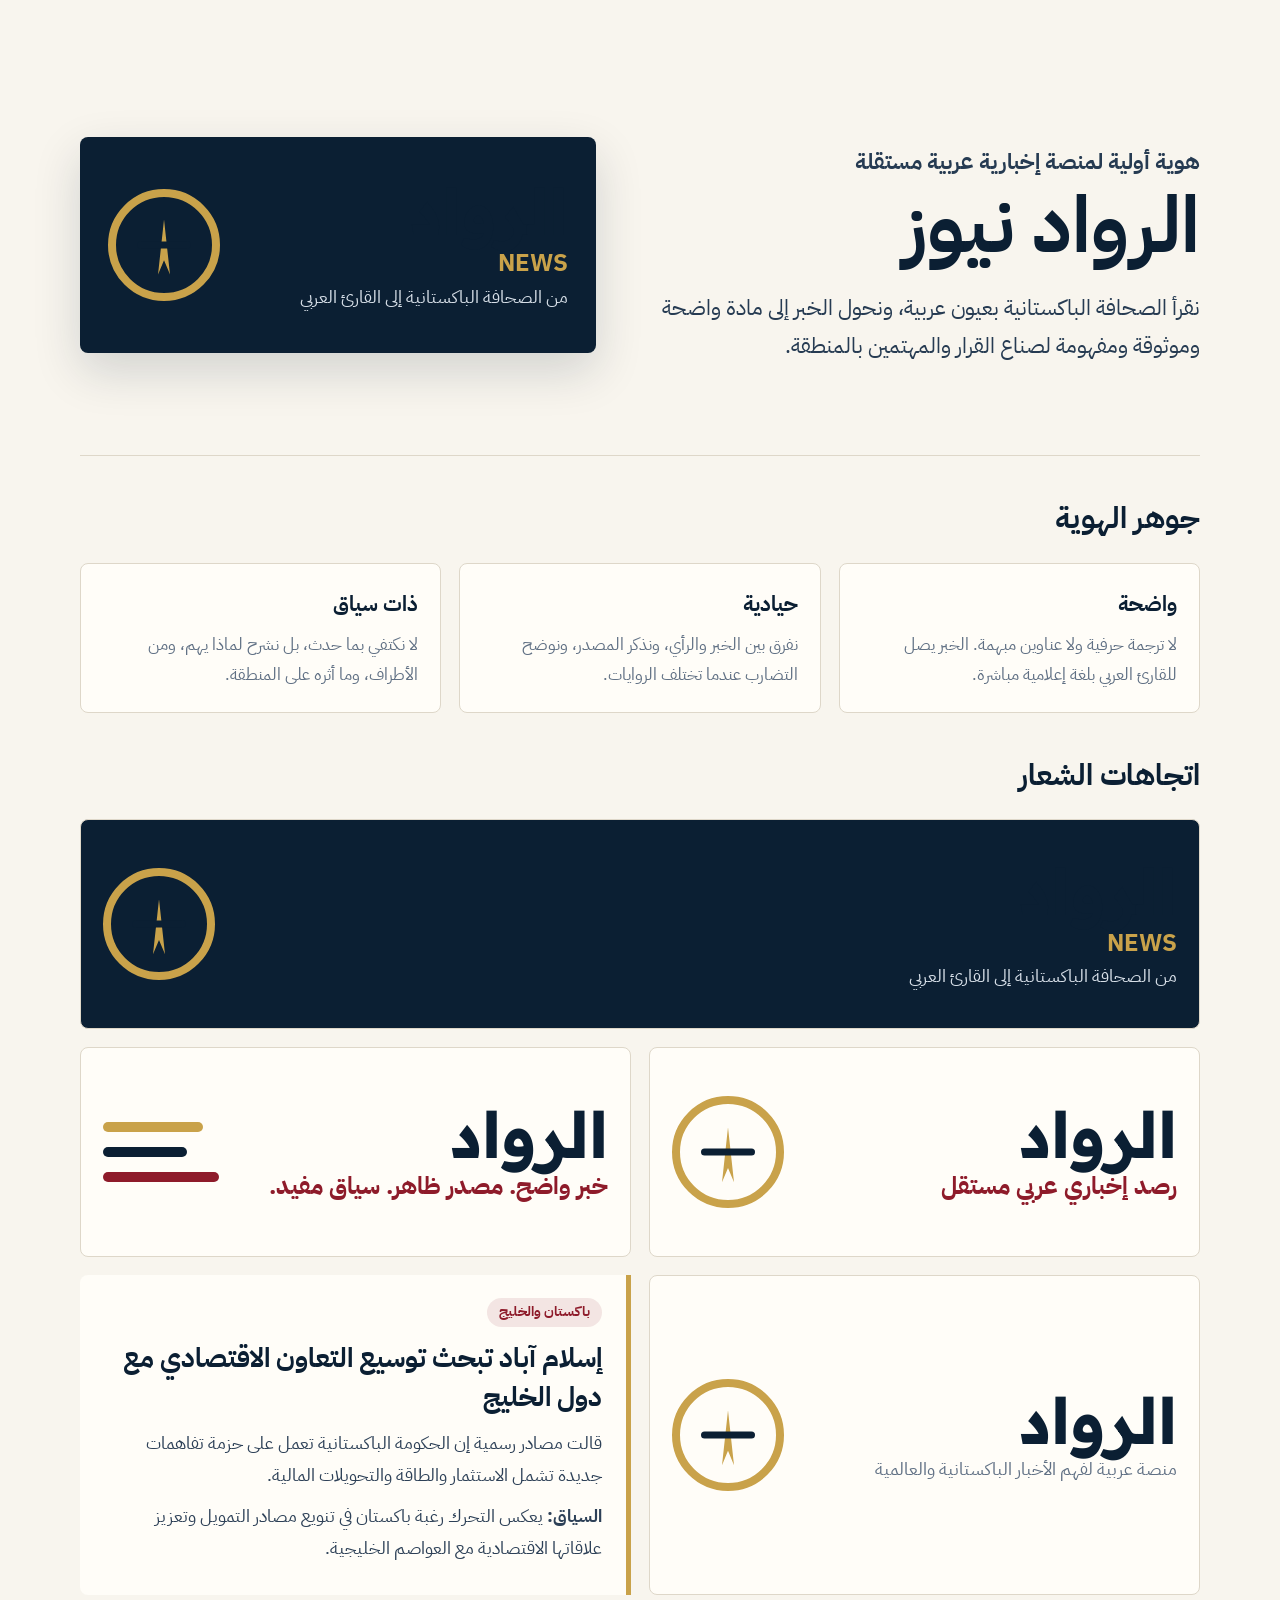
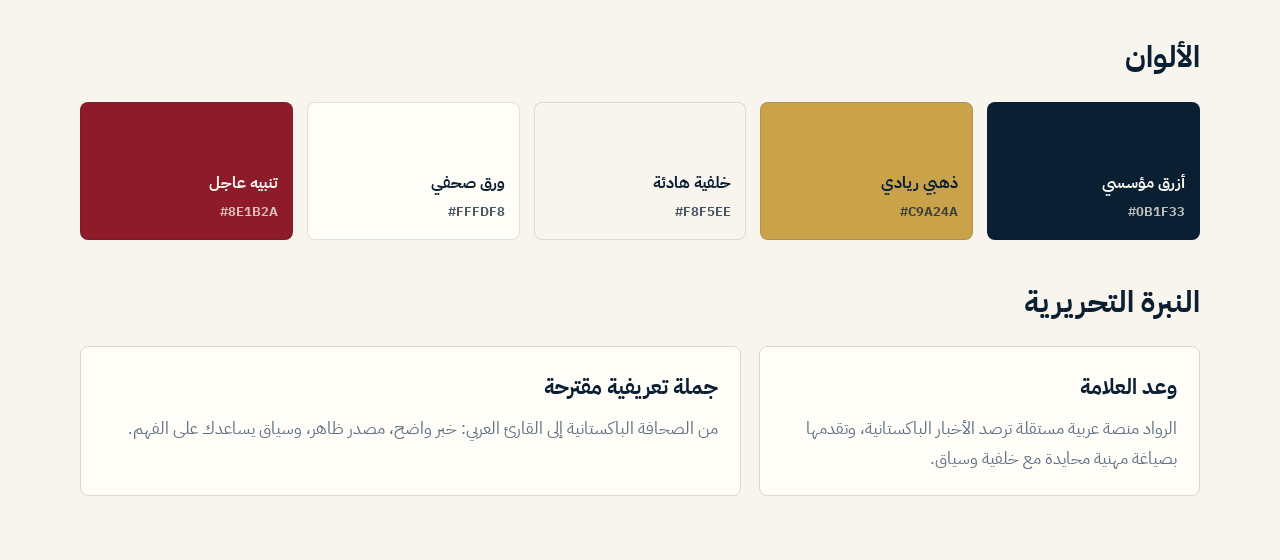
<file: brand-board.html>
<!doctype html>
<html lang="ar" dir="rtl">
<head>
  <meta charset="utf-8">
  <meta name="viewport" content="width=device-width, initial-scale=1">
  <title>هوية الرواد نيوز</title>
  <style>
    @import url("https://fonts.googleapis.com/css2?family=IBM+Plex+Sans+Arabic:wght@400;500;600;700;800&family=Readex+Pro:wght@500;600;700&display=swap");

    :root {
      --ink: #0b1f33;
      --gold: #c9a24a;
      --cream: #f8f5ee;
      --paper: #fffdf8;
      --red: #8e1b2a;
      --muted: #607084;
      --line: #ded7c9;
    }

    * { box-sizing: border-box; }

    body {
      margin: 0;
      background: var(--cream);
      color: var(--ink);
      font-family: "IBM Plex Sans Arabic", "Cairo", Tahoma, Arial, sans-serif;
      line-height: 1.75;
      overflow-x: hidden;
    }

    main {
      width: min(1120px, calc(100% - 32px));
      margin: 0 auto;
      padding: 36px 0 64px;
    }

    .hero {
      min-height: 420px;
      display: grid;
      grid-template-columns: 1.05fr .95fr;
      gap: 34px;
      align-items: center;
      border-bottom: 1px solid var(--line);
      padding-bottom: 38px;
    }

    .kicker {
      color: var(--red);
      font-weight: 800;
      margin: 0 0 12px;
    }

    h1 {
      margin: 0;
      font-size: clamp(46px, 6.2vw, 78px);
      line-height: 1.12;
      font-weight: 800;
      letter-spacing: 0;
    }

    .hero p {
      max-width: 680px;
      margin: 20px 0 0;
      font-size: 22px;
      color: #263b52;
    }

    .logo-card {
      background: var(--ink);
      border-radius: 8px;
      padding: 28px;
      box-shadow: 0 18px 48px rgba(11, 31, 51, .16);
    }

    section {
      padding: 36px 0 0;
    }

    h2 {
      margin: 0 0 18px;
      font-size: 30px;
      font-weight: 800;
    }

    .grid {
      display: grid;
      grid-template-columns: repeat(3, minmax(0, 1fr));
      gap: 18px;
    }

    .panel {
      background: var(--paper);
      border: 1px solid var(--line);
      border-radius: 8px;
      padding: 22px;
    }

    .panel h3 {
      margin: 0 0 8px;
      font-size: 21px;
    }

    .panel p {
      margin: 0;
      color: var(--muted);
      font-size: 17px;
    }

    .logo-stack {
      display: grid;
      gap: 18px;
    }

    .logos {
      display: grid;
      grid-template-columns: 1fr 1fr;
      gap: 18px;
      align-items: stretch;
    }

    .logo-preview {
      min-height: 210px;
      display: grid;
      place-items: center;
      background: var(--paper);
      border: 1px solid var(--line);
      border-radius: 8px;
      padding: 22px;
      overflow: hidden;
    }

    .logo-preview.dark-preview {
      background: var(--ink);
    }

    .brand-logo {
      width: 100%;
      min-height: 160px;
      display: grid;
      grid-template-columns: 132px minmax(0, 1fr);
      gap: 34px;
      align-items: center;
      direction: ltr;
    }

    .brand-logo.compact {
      min-height: 128px;
      gap: 24px;
    }

    .brand-logo.wordmark {
      grid-template-columns: 140px 1fr;
    }

    .mark {
      width: 112px;
      height: 112px;
      border: 8px solid var(--gold);
      border-radius: 50%;
      position: relative;
      flex: 0 0 auto;
    }

    .mark::before {
      content: "";
      position: absolute;
      inset: 23px 42px 18px;
      background: var(--gold);
      clip-path: polygon(50% 0, 100% 100%, 50% 74%, 0 100%);
    }

    .mark::after {
      content: "";
      position: absolute;
      left: 21px;
      right: 21px;
      top: 50%;
      height: 7px;
      background: currentColor;
      border-radius: 999px;
      transform: translateY(-50%);
    }

    .mark.lines {
      border: 0;
      border-radius: 0;
      height: 90px;
      width: 126px;
    }

    .mark.lines::before,
    .mark.lines::after {
      display: none;
    }

    .mark.lines span {
      display: block;
      height: 10px;
      border-radius: 999px;
      margin: 15px 0;
    }

    .mark.lines span:nth-child(1) { width: 100px; background: var(--gold); }
    .mark.lines span:nth-child(2) { width: 84px; background: var(--ink); }
    .mark.lines span:nth-child(3) { width: 116px; background: var(--red); }

    .brand-text {
      direction: rtl;
      text-align: right;
      min-width: 0;
    }

    .brand-name {
      font-family: "Readex Pro", "IBM Plex Sans Arabic", Tahoma, sans-serif;
      font-size: clamp(54px, 7vw, 88px);
      line-height: 1;
      font-weight: 700;
      letter-spacing: 0;
      white-space: nowrap;
    }

    .logo-card .brand-name,
    .logo-stack > .logo-preview .brand-name {
      font-size: clamp(50px, 5vw, 72px);
    }

    .brand-logo.compact .brand-name {
      font-size: clamp(42px, 5vw, 66px);
    }

    .brand-kicker {
      color: var(--gold);
      font-size: 24px;
      font-weight: 800;
      line-height: 1.35;
      margin-top: 4px;
    }

    .brand-line {
      color: #d7dfe8;
      font-size: 18px;
      line-height: 1.45;
      margin-top: 4px;
    }

    .light-logo .brand-name { color: var(--ink); }
    .light-logo .brand-line { color: var(--muted); }
    .light-logo .brand-kicker { color: var(--red); }

    .swatches {
      display: grid;
      grid-template-columns: repeat(5, minmax(0, 1fr));
      gap: 14px;
    }

    .swatch {
      min-height: 138px;
      border-radius: 8px;
      padding: 14px;
      display: flex;
      flex-direction: column;
      justify-content: flex-end;
      border: 1px solid rgba(11, 31, 51, .12);
      font-weight: 800;
    }

    .swatch small {
      display: block;
      margin-top: 4px;
      opacity: .74;
      direction: ltr;
      text-align: right;
      font-weight: 700;
    }

    .dark { color: var(--cream); }
    .ink { background: var(--ink); }
    .gold { background: var(--gold); }
    .cream { background: var(--cream); }
    .paper { background: var(--paper); }
    .red { background: var(--red); }

    .voice {
      display: grid;
      grid-template-columns: .8fr 1.2fr;
      gap: 18px;
    }

    .sample {
      background: var(--paper);
      border-right: 5px solid var(--gold);
      padding: 22px 24px;
      border-radius: 8px 0 0 8px;
    }

    .sample .tag {
      display: inline-block;
      background: rgba(142, 27, 42, .1);
      color: var(--red);
      border-radius: 999px;
      padding: 2px 12px;
      font-weight: 800;
      font-size: 14px;
      margin-bottom: 12px;
    }

    .sample h3 {
      margin: 0 0 10px;
      font-size: 27px;
      line-height: 1.45;
    }

    .sample p {
      margin: 0 0 10px;
      color: #2d4057;
      font-size: 18px;
    }

    @media (max-width: 820px) {
      .hero,
      .voice,
      .logos,
      .grid,
      .swatches {
        grid-template-columns: 1fr;
      }

      .swatch { min-height: 100px; }
    }
  </style>
</head>
<body>
  <main>
    <section class="hero">
      <div>
        <p class="kicker">هوية أولية لمنصة إخبارية عربية مستقلة</p>
        <h1>الرواد نيوز</h1>
        <p>نقرأ الصحافة الباكستانية بعيون عربية، ونحول الخبر إلى مادة واضحة وموثوقة ومفهومة لصناع القرار والمهتمين بالمنطقة.</p>
      </div>
      <div class="logo-card">
        <div class="brand-logo">
          <div class="mark" aria-hidden="true"></div>
          <div class="brand-text">
            <div class="brand-name">الرواد</div>
            <div class="brand-kicker">NEWS</div>
            <div class="brand-line">من الصحافة الباكستانية إلى القارئ العربي</div>
          </div>
        </div>
      </div>
    </section>

    <section>
      <h2>جوهر الهوية</h2>
      <div class="grid">
        <article class="panel">
          <h3>واضحة</h3>
          <p>لا ترجمة حرفية ولا عناوين مبهمة. الخبر يصل للقارئ العربي بلغة إعلامية مباشرة.</p>
        </article>
        <article class="panel">
          <h3>حيادية</h3>
          <p>نفرق بين الخبر والرأي، ونذكر المصدر، ونوضح التضارب عندما تختلف الروايات.</p>
        </article>
        <article class="panel">
          <h3>ذات سياق</h3>
          <p>لا نكتفي بما حدث، بل نشرح لماذا يهم، ومن الأطراف، وما أثره على المنطقة.</p>
        </article>
      </div>
    </section>

    <section>
      <h2>اتجاهات الشعار</h2>
      <div class="logo-stack">
        <div class="logo-preview dark-preview">
          <div class="brand-logo">
            <div class="mark" aria-hidden="true"></div>
            <div class="brand-text">
              <div class="brand-name">الرواد</div>
              <div class="brand-kicker">NEWS</div>
              <div class="brand-line">من الصحافة الباكستانية إلى القارئ العربي</div>
            </div>
          </div>
        </div>
        <div class="logos">
          <div class="logo-preview">
            <div class="brand-logo compact light-logo">
              <div class="mark" aria-hidden="true"></div>
              <div class="brand-text">
                <div class="brand-name">الرواد</div>
                <div class="brand-kicker">رصد إخباري عربي مستقل</div>
              </div>
            </div>
          </div>
          <div class="logo-preview">
            <div class="brand-logo compact wordmark light-logo">
              <div class="mark lines" aria-hidden="true"><span></span><span></span><span></span></div>
              <div class="brand-text">
                <div class="brand-name">الرواد</div>
                <div class="brand-kicker">خبر واضح. مصدر ظاهر. سياق مفيد.</div>
              </div>
            </div>
          </div>
          <div class="logo-preview">
            <div class="brand-logo compact light-logo">
              <div class="mark" aria-hidden="true"></div>
              <div class="brand-text">
                <div class="brand-name">الرواد</div>
                <div class="brand-line">منصة عربية لفهم الأخبار الباكستانية والعالمية</div>
              </div>
            </div>
          </div>
          <div class="sample">
            <span class="tag">باكستان والخليج</span>
            <h3>إسلام آباد تبحث توسيع التعاون الاقتصادي مع دول الخليج</h3>
            <p>قالت مصادر رسمية إن الحكومة الباكستانية تعمل على حزمة تفاهمات جديدة تشمل الاستثمار والطاقة والتحويلات المالية.</p>
            <p><strong>السياق:</strong> يعكس التحرك رغبة باكستان في تنويع مصادر التمويل وتعزيز علاقاتها الاقتصادية مع العواصم الخليجية.</p>
          </div>
        </div>
      </div>
    </section>

    <section>
      <h2>الألوان</h2>
      <div class="swatches">
        <div class="swatch ink dark">أزرق مؤسسي<small>#0B1F33</small></div>
        <div class="swatch gold">ذهبي ريادي<small>#C9A24A</small></div>
        <div class="swatch cream">خلفية هادئة<small>#F8F5EE</small></div>
        <div class="swatch paper">ورق صحفي<small>#FFFDF8</small></div>
        <div class="swatch red dark">تنبيه عاجل<small>#8E1B2A</small></div>
      </div>
    </section>

    <section>
      <h2>النبرة التحريرية</h2>
      <div class="voice">
        <article class="panel">
          <h3>وعد العلامة</h3>
          <p>الرواد منصة عربية مستقلة ترصد الأخبار الباكستانية، وتقدمها بصياغة مهنية محايدة مع خلفية وسياق.</p>
        </article>
        <article class="panel">
          <h3>جملة تعريفية مقترحة</h3>
          <p>من الصحافة الباكستانية إلى القارئ العربي: خبر واضح، مصدر ظاهر، وسياق يساعدك على الفهم.</p>
        </article>
      </div>
    </section>
  </main>
</body>
</html>
</file>
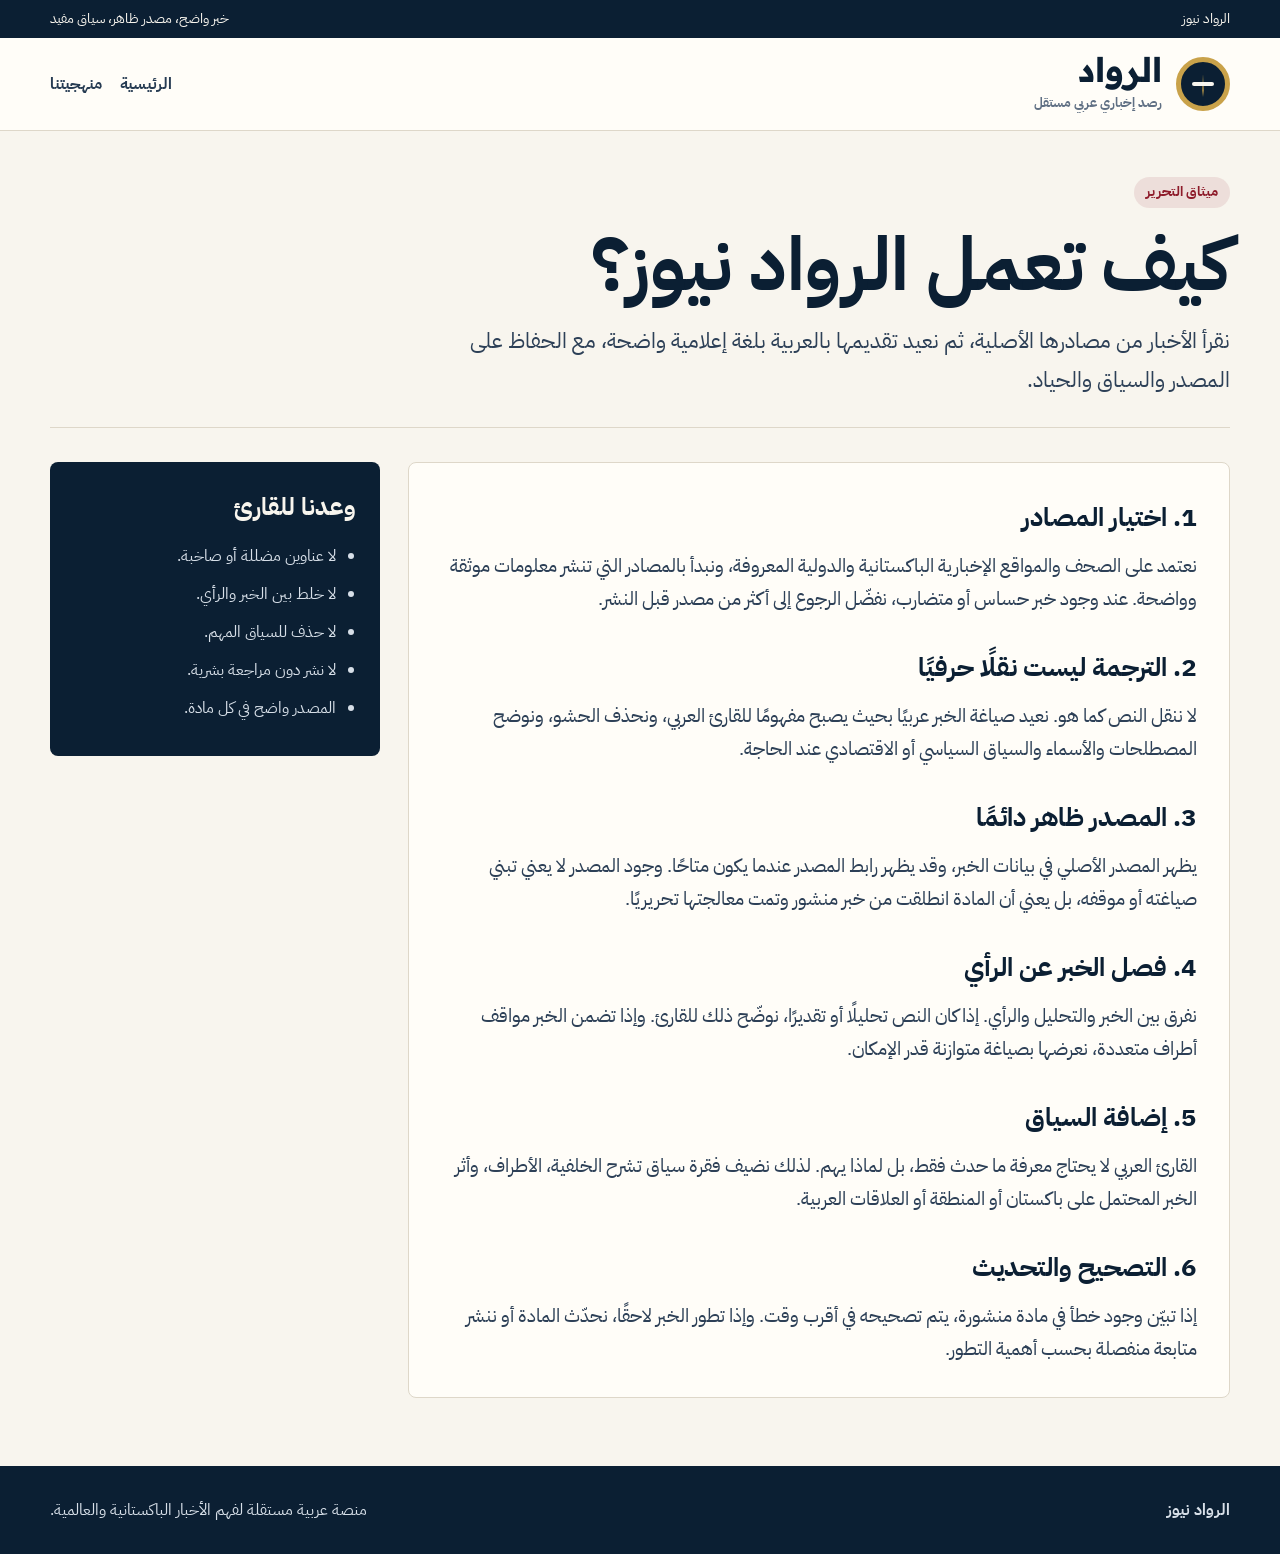
<file: methodology.html>
<!doctype html>
<html lang="ar" dir="rtl">
<head>
  <meta charset="utf-8">
  <meta name="viewport" content="width=device-width, initial-scale=1">
  <title>منهجيتنا | الرواد نيوز</title>
  <link rel="stylesheet" href="styles.css">
</head>
<body>
  <div class="topbar">
    <div class="topbar-inner">
      <span>الرواد نيوز</span>
      <span>خبر واضح، مصدر ظاهر، سياق مفيد</span>
    </div>
  </div>

  <header class="header">
    <div class="header-inner">
      <a class="brand" href="index.html">
        <span class="brand-mark" aria-hidden="true"></span>
        <span>
          <span class="brand-name">الرواد</span>
          <span class="brand-subtitle">رصد إخباري عربي مستقل</span>
        </span>
      </a>
      <nav class="nav">
        <a href="index.html">الرئيسية</a>
        <a href="methodology.html">منهجيتنا</a>
      </nav>
    </div>
  </header>

  <main class="site-shell">
    <section class="method-hero">
      <span class="eyebrow">ميثاق التحرير</span>
      <h1>كيف تعمل الرواد نيوز؟</h1>
      <p>نقرأ الأخبار من مصادرها الأصلية، ثم نعيد تقديمها بالعربية بلغة إعلامية واضحة، مع الحفاظ على المصدر والسياق والحياد.</p>
    </section>

    <section class="method-layout">
      <article class="method-content">
        <h2>1. اختيار المصادر</h2>
        <p>نعتمد على الصحف والمواقع الإخبارية الباكستانية والدولية المعروفة، ونبدأ بالمصادر التي تنشر معلومات موثقة وواضحة. عند وجود خبر حساس أو متضارب، نفضّل الرجوع إلى أكثر من مصدر قبل النشر.</p>

        <h2>2. الترجمة ليست نقلًا حرفيًا</h2>
        <p>لا ننقل النص كما هو. نعيد صياغة الخبر عربيًا بحيث يصبح مفهومًا للقارئ العربي، ونحذف الحشو، ونوضح المصطلحات والأسماء والسياق السياسي أو الاقتصادي عند الحاجة.</p>

        <h2>3. المصدر ظاهر دائمًا</h2>
        <p>يظهر المصدر الأصلي في بيانات الخبر، وقد يظهر رابط المصدر عندما يكون متاحًا. وجود المصدر لا يعني تبني صياغته أو موقفه، بل يعني أن المادة انطلقت من خبر منشور وتمت معالجتها تحريريًا.</p>

        <h2>4. فصل الخبر عن الرأي</h2>
        <p>نفرق بين الخبر والتحليل والرأي. إذا كان النص تحليلًا أو تقديرًا، نوضّح ذلك للقارئ. وإذا تضمن الخبر مواقف أطراف متعددة، نعرضها بصياغة متوازنة قدر الإمكان.</p>

        <h2>5. إضافة السياق</h2>
        <p>القارئ العربي لا يحتاج معرفة ما حدث فقط، بل لماذا يهم. لذلك نضيف فقرة سياق تشرح الخلفية، الأطراف، وأثر الخبر المحتمل على باكستان أو المنطقة أو العلاقات العربية.</p>

        <h2>6. التصحيح والتحديث</h2>
        <p>إذا تبيّن وجود خطأ في مادة منشورة، يتم تصحيحه في أقرب وقت. وإذا تطور الخبر لاحقًا، نحدّث المادة أو ننشر متابعة منفصلة بحسب أهمية التطور.</p>
      </article>

      <aside class="method-side">
        <h2>وعدنا للقارئ</h2>
        <ul>
          <li>لا عناوين مضللة أو صاخبة.</li>
          <li>لا خلط بين الخبر والرأي.</li>
          <li>لا حذف للسياق المهم.</li>
          <li>لا نشر دون مراجعة بشرية.</li>
          <li>المصدر واضح في كل مادة.</li>
        </ul>
      </aside>
    </section>
  </main>

  <footer class="footer">
    <div class="footer-inner">
      <strong>الرواد نيوز</strong>
      <span>منصة عربية مستقلة لفهم الأخبار الباكستانية والعالمية.</span>
    </div>
  </footer>
</body>
</html>
</file>
<file: styles.css>
@import url("https://fonts.googleapis.com/css2?family=IBM+Plex+Sans+Arabic:wght@400;500;600;700;800&family=Readex+Pro:wght@500;600;700&display=swap");

:root {
  --ink: #0b1f33;
  --gold: #c9a24a;
  --cream: #f8f5ee;
  --paper: #fffdf8;
  --red: #8e1b2a;
  --muted: #607084;
  --line: #ded7c9;
  --soft: #eee8db;
}

* { box-sizing: border-box; }

html { scroll-behavior: smooth; }

body {
  margin: 0;
  background: var(--cream);
  color: var(--ink);
  font-family: "IBM Plex Sans Arabic", "Cairo", Tahoma, Arial, sans-serif;
  line-height: 1.75;
  overflow-x: hidden;
}

a {
  color: inherit;
  text-decoration: none;
}

button,
input,
select,
textarea {
  font: inherit;
}

.site-shell {
  width: min(1180px, calc(100% - 32px));
  margin: 0 auto;
}

.topbar {
  background: var(--ink);
  color: var(--cream);
  font-size: 14px;
}

.topbar-inner {
  width: min(1180px, calc(100% - 32px));
  min-height: 38px;
  display: flex;
  align-items: center;
  justify-content: space-between;
  gap: 18px;
  margin: 0 auto;
}

.header {
  background: var(--paper);
  border-bottom: 1px solid var(--line);
}

.header-inner {
  width: min(1180px, calc(100% - 32px));
  min-height: 92px;
  display: flex;
  align-items: center;
  justify-content: space-between;
  gap: 22px;
  margin: 0 auto;
}

.brand {
  display: inline-flex;
  align-items: center;
  gap: 14px;
}

.brand-mark {
  width: 54px;
  height: 54px;
  border: 5px solid var(--gold);
  border-radius: 50%;
  position: relative;
  color: var(--cream);
  background: var(--ink);
}

.brand-mark::before {
  content: "";
  position: absolute;
  inset: 12px 21px 9px;
  background: var(--gold);
  clip-path: polygon(50% 0, 100% 100%, 50% 72%, 0 100%);
}

.brand-mark::after {
  content: "";
  position: absolute;
  left: 11px;
  right: 11px;
  top: 50%;
  height: 4px;
  border-radius: 999px;
  background: currentColor;
  transform: translateY(-50%);
}

.brand-name {
  display: block;
  font-family: "Readex Pro", "IBM Plex Sans Arabic", Tahoma, sans-serif;
  font-size: 34px;
  font-weight: 700;
  line-height: 1;
}

.brand-subtitle {
  display: block;
  color: var(--muted);
  font-size: 13px;
  font-weight: 700;
  margin-top: 5px;
}

.nav {
  display: flex;
  align-items: center;
  gap: 18px;
  color: #263b52;
  font-weight: 700;
}

.nav a:hover { color: var(--red); }

.button {
  border: 0;
  border-radius: 6px;
  background: var(--ink);
  color: var(--cream);
  cursor: pointer;
  display: inline-flex;
  align-items: center;
  justify-content: center;
  gap: 8px;
  min-height: 42px;
  padding: 0 18px;
  font-weight: 800;
}

.button.secondary {
  background: var(--gold);
  color: var(--ink);
}

.button.ghost {
  background: transparent;
  border: 1px solid var(--line);
  color: var(--ink);
}

.hidden {
  display: none !important;
}

.hero {
  display: grid;
  grid-template-columns: 1.25fr .75fr;
  gap: 28px;
  padding: 34px 0;
}

.lead-story {
  background: var(--paper);
  border: 1px solid var(--line);
  border-right: 6px solid var(--gold);
  border-radius: 8px;
  padding: 28px;
  min-height: 410px;
  display: flex;
  flex-direction: column;
  justify-content: space-between;
}

.eyebrow {
  display: inline-flex;
  width: fit-content;
  border-radius: 999px;
  background: rgba(142, 27, 42, .1);
  color: var(--red);
  padding: 3px 12px;
  font-size: 14px;
  font-weight: 800;
}

.lead-story h1 {
  margin: 18px 0 14px;
  font-size: clamp(36px, 5vw, 58px);
  line-height: 1.35;
  font-weight: 800;
}

.lead-story p {
  margin: 0;
  max-width: 800px;
  color: #2d4057;
  font-size: 20px;
}

.news-image {
  overflow: hidden;
  border-radius: 8px;
  background: var(--soft);
  position: relative;
}

.news-image img {
  width: 100%;
  height: 100%;
  display: block;
  object-fit: cover;
}

.news-image.lead {
  aspect-ratio: 16 / 7;
  margin-bottom: 22px;
}

.news-image.card {
  aspect-ratio: 16 / 10;
  margin: -18px -18px 14px;
  border-radius: 8px 8px 0 0;
}

.news-image.preview {
  aspect-ratio: 16 / 9;
  margin-bottom: 18px;
}

.news-image.article {
  aspect-ratio: 16 / 7;
  margin: -8px -8px 22px;
}

.news-image.fallback {
  display: grid;
  place-items: center;
  min-height: 180px;
  background:
    linear-gradient(135deg, rgba(11, 31, 51, .96), rgba(36, 63, 94, .94)),
    repeating-linear-gradient(45deg, rgba(201, 162, 74, .14) 0 1px, transparent 1px 12px);
  color: var(--cream);
}

.news-image.fallback span {
  color: var(--gold);
  font-family: "Readex Pro", "IBM Plex Sans Arabic", Tahoma, sans-serif;
  font-size: 22px;
  font-weight: 800;
}

.story-meta {
  display: flex;
  flex-wrap: wrap;
  gap: 10px;
  margin-top: 22px;
  color: var(--muted);
  font-size: 14px;
  font-weight: 700;
}

.side-panel {
  display: grid;
  gap: 14px;
}

.daily-brief,
.source-box,
.section-block,
.admin-panel {
  background: var(--paper);
  border: 1px solid var(--line);
  border-radius: 8px;
}

.daily-brief {
  padding: 22px;
}

.daily-brief h2,
.section-title,
.admin-panel h2 {
  margin: 0 0 14px;
  font-size: 25px;
  line-height: 1.35;
}

.brief-list {
  margin: 0;
  padding: 0;
  list-style: none;
  display: grid;
  gap: 13px;
}

.brief-list li {
  border-bottom: 1px solid var(--soft);
  padding-bottom: 13px;
  color: #2d4057;
  font-weight: 700;
}

.brief-list li:last-child {
  border-bottom: 0;
  padding-bottom: 0;
}

.source-box {
  padding: 20px;
}

.source-box strong {
  display: block;
  margin-bottom: 6px;
}

.source-box p {
  color: var(--muted);
  margin: 0;
}

.section-block {
  margin: 0 0 28px;
  padding: 24px;
}

.section-head {
  display: flex;
  align-items: end;
  justify-content: space-between;
  gap: 18px;
  border-bottom: 1px solid var(--line);
  padding-bottom: 16px;
  margin-bottom: 18px;
}

.section-head p {
  margin: 0;
  color: var(--muted);
}

.article-grid {
  display: grid;
  grid-template-columns: repeat(3, minmax(0, 1fr));
  gap: 18px;
}

.article-card {
  border: 1px solid var(--line);
  border-radius: 8px;
  padding: 18px;
  background: #fffefa;
}

.article-card h3 {
  margin: 10px 0 8px;
  font-size: 21px;
  line-height: 1.45;
}

.article-card p {
  margin: 0;
  color: var(--muted);
  font-size: 16px;
}

.tag-row {
  display: flex;
  flex-wrap: wrap;
  gap: 8px;
  margin-top: 14px;
}

.tag {
  border-radius: 999px;
  background: var(--soft);
  color: #334961;
  padding: 2px 10px;
  font-size: 13px;
  font-weight: 800;
}

.workflow {
  display: grid;
  grid-template-columns: repeat(4, minmax(0, 1fr));
  gap: 14px;
}

.workflow-step {
  background: var(--ink);
  color: var(--cream);
  border-radius: 8px;
  padding: 18px;
  min-height: 158px;
}

.workflow-step span {
  color: var(--gold);
  font-weight: 800;
}

.workflow-step h3 {
  margin: 8px 0;
}

.workflow-step p {
  margin: 0;
  color: #d7dfe8;
}

.admin-layout {
  display: grid;
  grid-template-columns: 1.05fr .95fr;
  gap: 20px;
  padding: 34px 0;
  align-items: start;
}

.login-card {
  width: min(520px, 100%);
  margin: 42px auto;
  background: var(--paper);
  border: 1px solid var(--line);
  border-radius: 8px;
  padding: 26px;
}

.login-card h1 {
  margin: 0 0 12px;
  font-size: 32px;
}

.login-note {
  color: var(--red);
  font-weight: 800;
  margin-top: 12px;
}

.admin-panel {
  padding: 24px;
}

.field-grid {
  display: grid;
  grid-template-columns: 1fr 1fr;
  gap: 14px;
}

.field {
  display: grid;
  gap: 6px;
  margin-bottom: 14px;
}

.field.full { grid-column: 1 / -1; }

.field label {
  font-weight: 800;
}

.field input,
.field select,
.field textarea {
  width: 100%;
  border: 1px solid var(--line);
  border-radius: 7px;
  background: #fffefa;
  color: var(--ink);
  padding: 11px 12px;
  outline: none;
}

.field textarea {
  min-height: 150px;
  resize: vertical;
}

.field input:focus,
.field select:focus,
.field textarea:focus {
  border-color: var(--gold);
  box-shadow: 0 0 0 3px rgba(201, 162, 74, .16);
}

.toolbar {
  display: flex;
  flex-wrap: wrap;
  gap: 10px;
  margin-top: 14px;
}

.preview-article {
  background: var(--paper);
  border: 1px solid var(--line);
  border-radius: 8px;
  padding: 26px;
  position: sticky;
  top: 18px;
}

.preview-article h1 {
  margin: 14px 0;
  font-size: 34px;
  line-height: 1.45;
}

.preview-article .summary {
  color: #2d4057;
  font-size: 19px;
  font-weight: 700;
}

.context-box {
  border-right: 4px solid var(--gold);
  background: #fbf7ed;
  border-radius: 8px 0 0 8px;
  padding: 15px 18px;
  margin: 18px 0;
}

.article-tools {
  display: flex;
  flex-wrap: wrap;
  align-items: center;
  gap: 10px;
  padding: 16px 0 6px;
}

.copy-note {
  color: var(--muted);
  font-weight: 800;
}

.copy-output {
  width: 100%;
  min-height: 180px;
  border: 1px solid var(--line);
  border-radius: 8px;
  background: #fffefa;
  color: var(--ink);
  padding: 12px;
  margin: 12px 0;
  resize: vertical;
}

.summary {
  color: #2d4057;
  font-weight: 700;
}

.status-strip {
  display: grid;
  grid-template-columns: repeat(4, minmax(0, 1fr));
  gap: 10px;
  margin-top: 18px;
}

.status-pill {
  border: 1px solid var(--line);
  border-radius: 8px;
  padding: 12px;
  background: #fffefa;
  font-weight: 800;
}

.status-pill.active {
  background: var(--ink);
  color: var(--cream);
  border-color: var(--ink);
}

.article-manager {
  display: grid;
  gap: 12px;
}

.manager-filters {
  display: grid;
  grid-template-columns: minmax(0, 1.3fr) .7fr .8fr;
  gap: 14px;
  align-items: end;
  margin-bottom: 10px;
}

.manager-count {
  margin: 0 0 14px;
  color: var(--muted);
  font-weight: 800;
}

.manager-row {
  display: grid;
  grid-template-columns: minmax(0, 1fr) auto;
  gap: 16px;
  align-items: center;
  border: 1px solid var(--line);
  border-radius: 8px;
  background: #fffefa;
  padding: 14px;
}

.manager-row h3 {
  margin: 0 0 6px;
  font-size: 19px;
  line-height: 1.45;
}

.manager-row p {
  margin: 0;
  color: var(--muted);
  font-size: 14px;
  font-weight: 700;
}

.manager-actions {
  display: flex;
  flex-wrap: wrap;
  gap: 8px;
  justify-content: flex-end;
}

.mini-button {
  min-height: 34px;
  border-radius: 6px;
  border: 1px solid var(--line);
  background: var(--paper);
  color: var(--ink);
  cursor: pointer;
  padding: 0 11px;
  font-weight: 800;
}

.mini-button.danger {
  color: var(--red);
  border-color: rgba(142, 27, 42, .35);
}

.mini-button.primary {
  background: var(--ink);
  border-color: var(--ink);
  color: var(--cream);
}

.article-page {
  display: grid;
  grid-template-columns: minmax(0, 1fr) 330px;
  gap: 28px;
  padding: 34px 0;
}

.method-hero {
  padding: 46px 0 28px;
  border-bottom: 1px solid var(--line);
}

.method-hero h1 {
  margin: 14px 0 12px;
  font-size: clamp(42px, 6vw, 74px);
  line-height: 1.2;
}

.method-hero p {
  max-width: 820px;
  margin: 0;
  color: #2d4057;
  font-size: 22px;
}

.method-layout {
  display: grid;
  grid-template-columns: minmax(0, 1fr) 330px;
  gap: 28px;
  align-items: start;
  padding: 34px 0;
}

.method-content {
  background: var(--paper);
  border: 1px solid var(--line);
  border-radius: 8px;
  padding: 32px;
}

.method-content h2 {
  margin: 30px 0 8px;
  font-size: 26px;
}

.method-content h2:first-child {
  margin-top: 0;
}

.method-content p {
  margin: 0;
  color: #2d4057;
  font-size: 19px;
}

.method-side {
  position: sticky;
  top: 18px;
  background: var(--ink);
  color: var(--cream);
  border-radius: 8px;
  padding: 24px;
}

.method-side h2 {
  margin: 0 0 14px;
}

.method-side ul {
  margin: 0;
  padding: 0 20px 0 0;
  color: #d7dfe8;
}

.method-side li {
  margin-bottom: 10px;
}

.article-body {
  background: var(--paper);
  border: 1px solid var(--line);
  border-radius: 8px;
  padding: 32px;
}

.article-body h1 {
  margin: 12px 0 16px;
  font-size: clamp(34px, 5vw, 54px);
  line-height: 1.38;
}

.article-body p {
  color: #2d4057;
  font-size: 20px;
}

.footer {
  margin-top: 34px;
  background: var(--ink);
  color: var(--cream);
  padding: 30px 0;
}

.footer-inner {
  width: min(1180px, calc(100% - 32px));
  margin: 0 auto;
  display: flex;
  justify-content: space-between;
  gap: 18px;
  color: #d7dfe8;
}

@media (max-width: 920px) {
  .header-inner,
  .topbar-inner,
  .footer-inner {
    align-items: flex-start;
    flex-direction: column;
    padding: 14px 0;
  }

  .nav {
    width: 100%;
    overflow-x: auto;
    padding-bottom: 8px;
  }

  .hero,
  .admin-layout,
  .article-page,
  .method-layout {
    grid-template-columns: 1fr;
  }

  .article-grid,
  .workflow,
  .field-grid,
  .status-strip,
  .manager-row,
  .manager-filters {
    grid-template-columns: 1fr;
  }

  .manager-actions {
    justify-content: flex-start;
  }

  .preview-article {
    position: static;
  }

  .method-side {
    position: static;
  }
}
</file>
